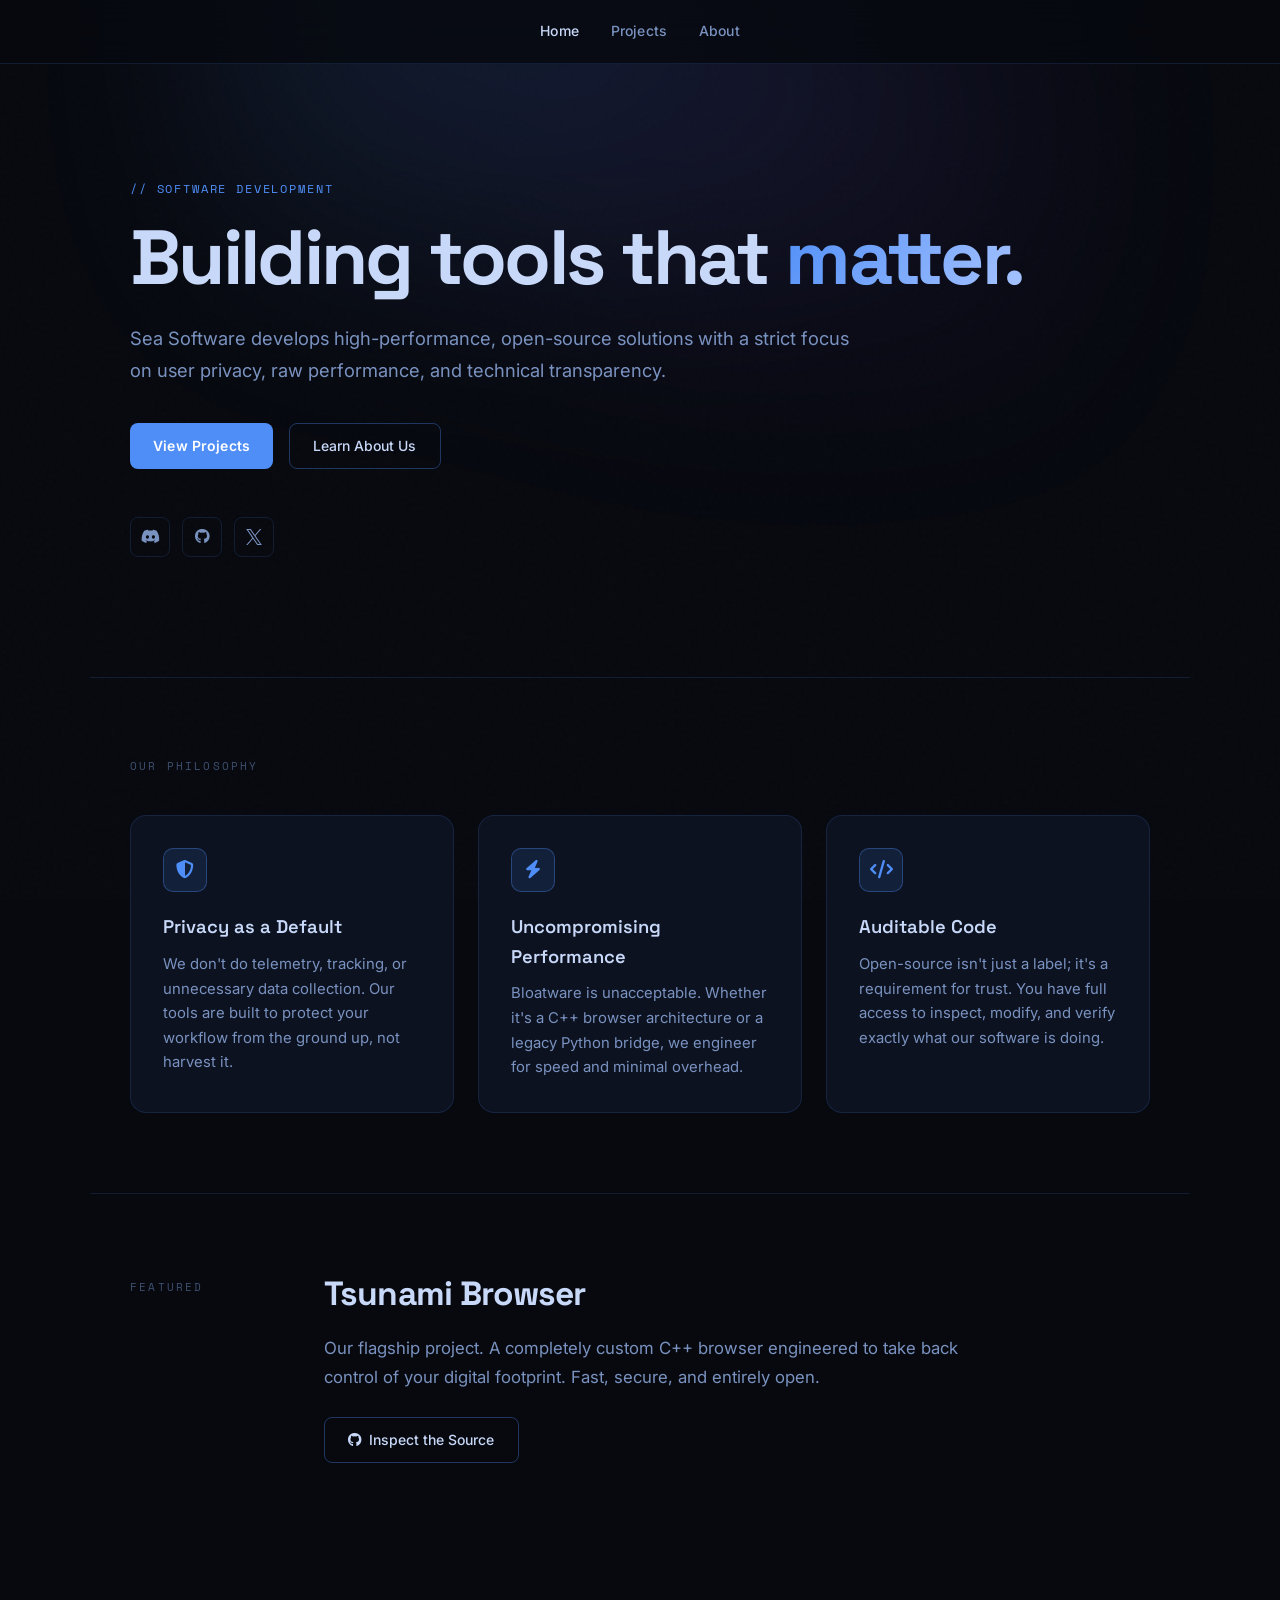
<file: index.html>
<!DOCTYPE html>
<html lang="en">
<head>
    <meta charset="UTF-8">
    <meta name="viewport" content="width=device-width, initial-scale=1.0">
    <title>Sea Software</title>
    <meta name="description" content="Sea Software — Building software that matters.">
    <link rel="stylesheet" href="styles.css">
    <link rel="preconnect" href="https://fonts.googleapis.com">
    <link rel="preconnect" href="https://fonts.gstatic.com" crossorigin>
    <link href="https://fonts.googleapis.com/css2?family=Space+Grotesk:wght@300;400;500;600;700&family=Inter:wght@300;400;500;600&family=Space+Mono:wght@400;700&display=swap" rel="stylesheet">
    <link rel="stylesheet" href="https://cdnjs.cloudflare.com/ajax/libs/font-awesome/6.4.0/css/all.min.css">
</head>
<body>
    <div class="mesh"></div>

    <nav id="navbar">
        <div class="nav-links" style="width: 100%; justify-content: center;">
            <a href="index.html" class="active">Home</a>
            <a href="projects.html">Projects</a>
            <a href="about.html">About</a>
        </div>
    </nav>

    <div class="page">
        <div class="hero" style="padding-top: 180px; padding-bottom: 120px;">
            <p class="eyebrow">// software development</p>
            <h1>Building tools that <span class="grad">matter.</span></h1>
            <p class="hero-sub" style="font-size: 1.15rem; max-width: 60ch;">Sea Software develops high-performance, open-source solutions with a strict focus on user privacy, raw performance, and technical transparency.</p>
            
            <div class="hero-actions">
                <a href="projects.html" class="btn-primary">View Projects</a>
                <a href="about.html" class="btn-ghost">Learn About Us</a>
            </div>
            
            <div class="socials" style="justify-content: flex-start; margin-top: 3rem;">
                <a href="https://discord.gg/56aX4XrGtP" target="_blank" class="soc" title="Discord">
                    <i class="fa-brands fa-discord"></i>
                </a>
                <a href="https://github.com/seasoftware-dev" target="_blank" class="soc" title="GitHub">
                    <i class="fa-brands fa-github"></i>
                </a>
                <a href="https://x.com/SeaSoftwareDev" target="_blank" class="soc" title="X">
                    <svg width="16" height="16" fill="currentColor" viewBox="0 0 1200 1227">
                        <path d="M714.163 519.284L1160.89 0H1055.03L667.137 450.887L357.328 0H0L468.492 681.821L0 1226.37H105.866L515.491 750.218L842.672 1226.37H1200L714.137 519.284H714.163ZM569.165 687.828L521.697 619.934L144.011 79.6944H306.615L611.412 515.685L658.88 583.579L1055.08 1150.3H892.476L569.165 687.854V687.828Z"/>
                    </svg>
                </a>
            </div>
        </div>

        <hr class="divider">

        <section class="section">
            <p class="sec-label">Our Philosophy</p>
            <div class="card-grid" style="grid-template-columns: repeat(auto-fit, minmax(300px, 1fr));">
                <div class="info-card">
                    <div class="icon-box"><i class="fa-solid fa-shield-halved"></i></div>
                    <h4>Privacy as a Default</h4>
                    <p>We don't do telemetry, tracking, or unnecessary data collection. Our tools are built to protect your workflow from the ground up, not harvest it.</p>
                </div>
                <div class="info-card">
                    <div class="icon-box"><i class="fa-solid fa-bolt"></i></div>
                    <h4>Uncompromising Performance</h4>
                    <p>Bloatware is unacceptable. Whether it's a C++ browser architecture or a legacy Python bridge, we engineer for speed and minimal overhead.</p>
                </div>
                <div class="info-card">
                    <div class="icon-box"><i class="fa-solid fa-code"></i></div>
                    <h4>Auditable Code</h4>
                    <p>Open-source isn't just a label; it's a requirement for trust. You have full access to inspect, modify, and verify exactly what our software is doing.</p>
                </div>
            </div>
        </section>

        <hr class="divider">

        <section class="section" style="padding-bottom: 120px;">
            <div class="mission-grid">
                <div class="mission-label">Featured</div>
                <div>
                    <h2 class="sec-title">Tsunami Browser</h2>
                    <p style="color:var(--text-mid);font-size:1.05rem;line-height:1.75;margin-bottom:1.5rem;max-width:60ch;">
                        Our flagship project. A completely custom C++ browser engineered to take back control of your digital footprint. Fast, secure, and entirely open.
                    </p>
                    <a href="https://github.com/seasoftware-dev/tsunami" target="_blank" class="btn-ghost">
                        <i class="fa-brands fa-github"></i> Inspect the Source
                    </a>
                </div>
            </div>
        </section>
    </div>

    <footer>
        <p>&copy; 2026 Sea Software. All rights reserved.</p>
    </footer>

    <script src="script.js"></script>
</body>
</html>
</file>
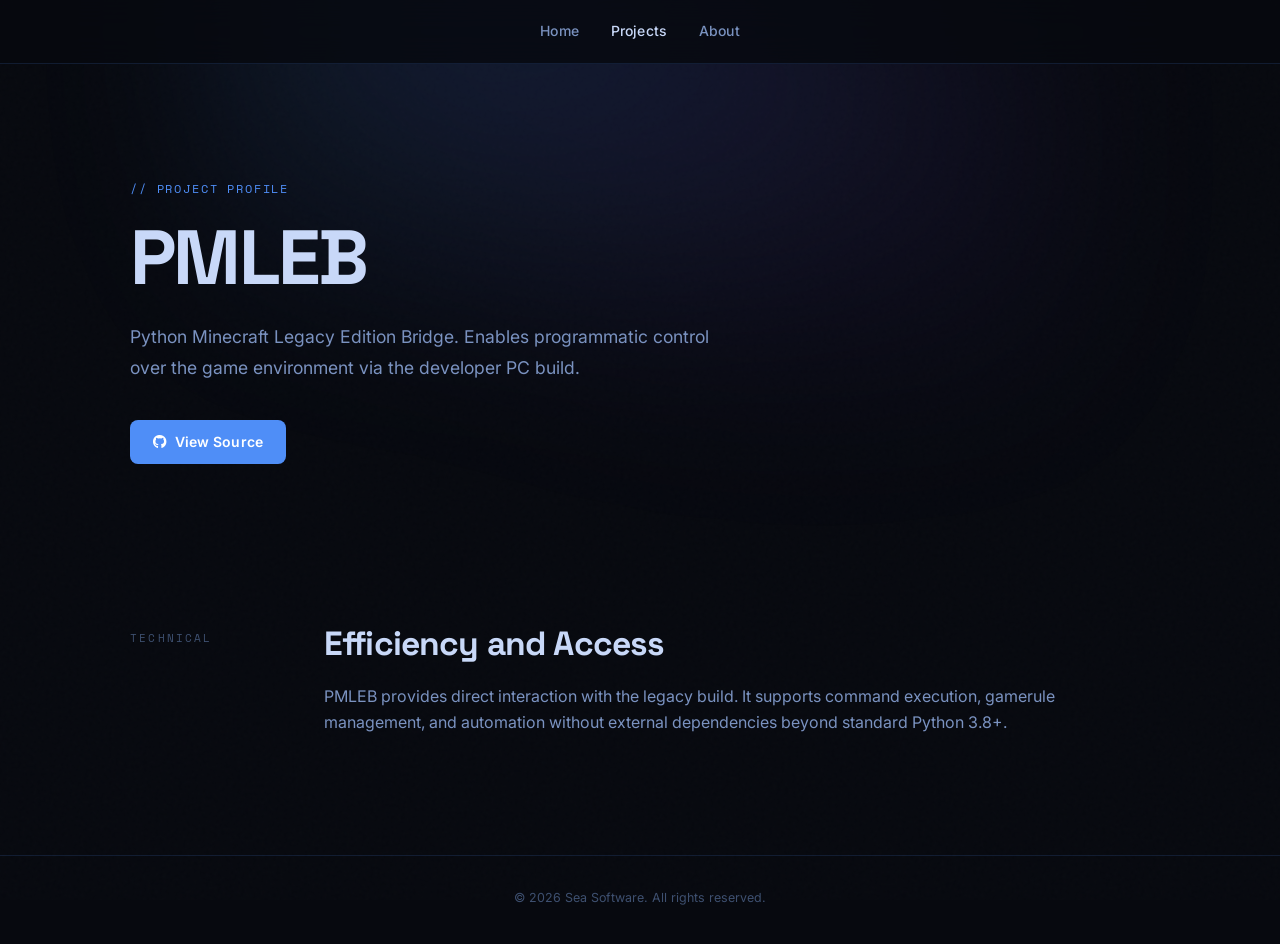
<file: pmleb.html>
<!DOCTYPE html>
<html lang="en">
<head>
    <meta charset="UTF-8">
    <meta name="viewport" content="width=device-width, initial-scale=1.0">
    <title>Sea Software — PMLEB</title>
    <link rel="stylesheet" href="styles.css">
    <link rel="preconnect" href="https://fonts.googleapis.com">
    <link rel="preconnect" href="https://fonts.gstatic.com" crossorigin>
    <link href="https://fonts.googleapis.com/css2?family=Space+Grotesk:wght@300;400;500;600;700&family=Inter:wght@300;400;500;600&family=Space+Mono:wght@400;700&display=swap" rel="stylesheet">
    <link rel="stylesheet" href="https://cdnjs.cloudflare.com/ajax/libs/font-awesome/6.4.0/css/all.min.css">
</head>
<body>
    <div class="mesh"></div>
    <nav id="navbar">
        <div class="nav-links" style="width: 100%; justify-content: center;">
            <a href="index.html">Home</a>
            <a href="projects.html" class="active">Projects</a>
            <a href="about.html">About</a>
        </div>
    </nav>

    <div class="page">
        <div class="hero" style="padding-top: 180px; padding-bottom: 80px;">
            <p class="eyebrow">// project profile</p>
            <h1>PMLEB</h1>
            <p class="hero-sub">Python Minecraft Legacy Edition Bridge. Enables programmatic control over the game environment via the developer PC build.</p>
            <div class="hero-actions">
                <a href="https://github.com/seasoftware-dev/PMLEB" target="_blank" class="btn-primary">
                    <i class="fa-brands fa-github"></i> View Source
                </a>
            </div>
        </div>

        <section class="section" style="padding-bottom: 120px;">
            <div class="mission-grid">
                <div class="mission-label">Technical</div>
                <div>
                    <h2 class="sec-title">Efficiency and Access</h2>
                    <p style="color:var(--text-mid);">PMLEB provides direct interaction with the legacy build. It supports command execution, gamerule management, and automation without external dependencies beyond standard Python 3.8+.</p>
                </div>
            </div>
        </section>
    </div>
    <footer>
        <p>&copy; 2026 Sea Software. All rights reserved.</p>
    </footer>
    <script src="script.js"></script>
</body>
</html>
</file>
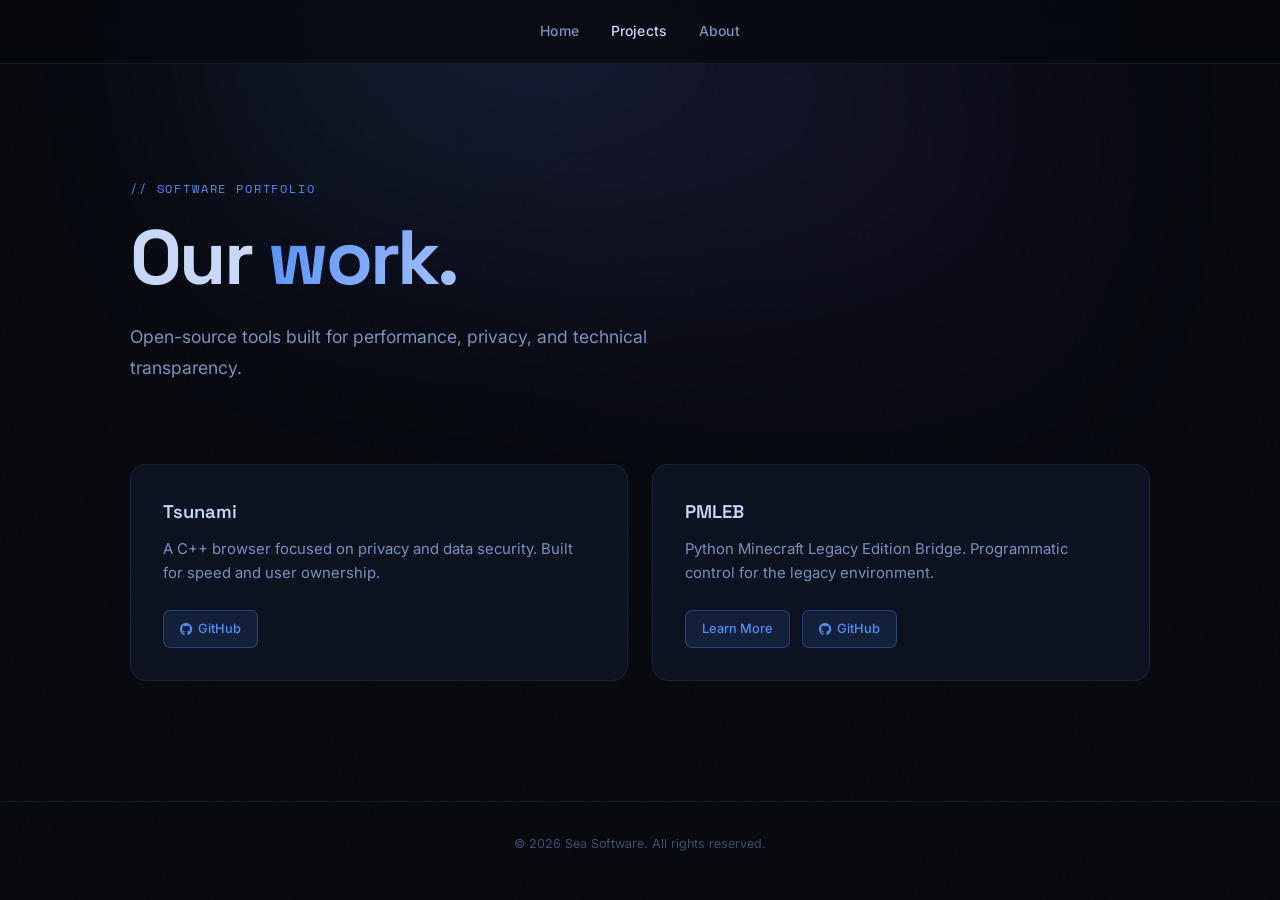
<file: projects.html>
<!DOCTYPE html>
<html lang="en">
<head>
    <meta charset="UTF-8">
    <meta name="viewport" content="width=device-width, initial-scale=1.0">
    <title>Sea Software — Projects</title>
    <link rel="stylesheet" href="styles.css">
    <link rel="preconnect" href="https://fonts.googleapis.com">
    <link rel="preconnect" href="https://fonts.gstatic.com" crossorigin>
    <link href="https://fonts.googleapis.com/css2?family=Space+Grotesk:wght@300;400;500;600;700&family=Inter:wght@300;400;500;600&family=Space+Mono:wght@400;700&display=swap" rel="stylesheet">
    <link rel="stylesheet" href="https://cdnjs.cloudflare.com/ajax/libs/font-awesome/6.4.0/css/all.min.css">
</head>
<body>
    <div class="mesh"></div>
    <nav id="navbar">
        <div class="nav-links" style="width: 100%; justify-content: center;">
            <a href="index.html">Home</a>
            <a href="projects.html" class="active">Projects</a>
            <a href="about.html">About</a>
        </div>
    </nav>

    <div class="page">
        <div class="hero" style="padding-top: 180px; padding-bottom: 80px;">
            <p class="eyebrow">// software portfolio</p>
            <h1>Our <span class="grad">work.</span></h1>
            <p class="hero-sub">Open-source tools built for performance, privacy, and technical transparency.</p>
        </div>

        <section class="section" style="padding-top:0; padding-bottom: 120px;">
            <div class="card-grid">
                <div class="card">
                    <h3>Tsunami</h3>
                    <p>A C++ browser focused on privacy and data security. Built for speed and user ownership.</p>
                    <div class="card-actions">
                        <a href="https://github.com/seasoftware-dev/tsunami" target="_blank" class="btn-sm"><i class="fa-brands fa-github"></i> GitHub</a>
                    </div>
                </div>
                <div class="card">
                    <h3>PMLEB</h3>
                    <p>Python Minecraft Legacy Edition Bridge. Programmatic control for the legacy environment.</p>
                    <div class="card-actions">
                        <a href="pmleb.html" class="btn-sm">Learn More</a>
                        <a href="https://github.com/seasoftware-dev/PMLEB" target="_blank" class="btn-sm"><i class="fa-brands fa-github"></i> GitHub</a>
                    </div>
                </div>
            </div>
        </section>
    </div>
    <footer>
        <p>&copy; 2026 Sea Software. All rights reserved.</p>
    </footer>
    <script src="script.js"></script>
</body>
</html>
</file>
<file: styles.css>
*, *::before, *::after { box-sizing: border-box; margin: 0; padding: 0; }

:root {
    --bg:          #07090f;
    --bg-card:     #0c1220;
    --primary:     #4f8ef7;
    --primary-dim: rgba(79,142,247,0.12);
    --accent:      #a8c4ff;
    --text:        #c8d8f8;
    --text-mid:    #7a92c0;
    --text-dim:    #3e5070;
    --border:      rgba(79,142,247,0.15);
    --border-hard: rgba(79,142,247,0.35);
}

html { scroll-behavior: smooth; }

body {
    background: var(--bg);
    color: var(--text);
    font-family: 'Inter', sans-serif;
    font-size: 16px;
    line-height: 1.6;
    overflow-x: hidden;
}

/* Noise overlay */
body::before {
    content: '';
    position: fixed;
    inset: 0;
    background-image: url("data:image/svg+xml,%3Csvg viewBox='0 0 256 256' xmlns='http://www.w3.org/2000/svg'%3E%3Cfilter id='n'%3E%3CfeTurbulence type='fractalNoise' baseFrequency='0.9' numOctaves='4' stitchTiles='stitch'/%3E%3C/filter%3E%3Crect width='100%25' height='100%25' filter='url(%23n)' opacity='0.015'/%3E%3C/svg%3E");
    pointer-events: none;
    z-index: 0;
}

/* Ambient mesh */
.mesh {
    position: fixed;
    top: -30vh; left: 50%;
    transform: translateX(-50%);
    width: 900px; height: 700px;
    background:
        radial-gradient(ellipse at 30% 40%, rgba(79,142,247,0.15) 0%, transparent 60%),
        radial-gradient(ellipse at 70% 60%, rgba(130,80,255,0.08) 0%, transparent 55%);
    filter: blur(80px);
    pointer-events: none;
    z-index: 0;
    animation: drift 12s ease-in-out infinite alternate;
}

@keyframes drift {
    from { transform: translateX(-50%) translateY(0) scale(1); }
    to   { transform: translateX(-50%) translateY(28px) scale(1.04); }
}

.page { position: relative; z-index: 1; }

/* ── Nav ── */
nav {
    position: fixed;
    top: 0; left: 0; right: 0;
    z-index: 100;
    display: flex;
    align-items: center;
    justify-content: space-between;
    padding: 0 2.5rem;
    height: 64px;
    background: rgba(7,9,15,0.82);
    backdrop-filter: blur(20px);
    -webkit-backdrop-filter: blur(20px);
    border-bottom: 1px solid var(--border);
    transition: border-color 0.3s;
}

nav.scrolled { border-bottom-color: var(--border-hard); }

.logo {
    font-family: 'Space Grotesk', sans-serif;
    font-weight: 700;
    font-size: 1.1rem;
    letter-spacing: -0.02em;
    color: var(--text);
    text-decoration: none;
}

.logo span { color: var(--primary); }

.nav-links { display: flex; gap: 2rem; }

.nav-links a {
    font-size: 0.875rem;
    font-weight: 500;
    color: var(--text-mid);
    text-decoration: none;
    letter-spacing: 0.01em;
    transition: color 0.2s;
}

.nav-links a:hover,
.nav-links a.active { color: var(--text); }

/* ── Divider ── */
hr.divider {
    max-width: 1100px;
    margin: 0 auto;
    padding: 0 2.5rem;
    border: none;
    border-top: 1px solid var(--border);
    display: block;
    width: calc(100% - 5rem);
}

/* ── Unified Hero ── */
.hero {
    max-width: 1100px;
    margin: 0 auto;
    padding: 140px 2.5rem 80px;
    position: relative;
    z-index: 1;
}

.eyebrow {
    font-family: 'Space Mono', monospace;
    font-size: 0.72rem;
    color: var(--primary);
    letter-spacing: 0.16em;
    text-transform: uppercase;
    margin-bottom: 1.25rem;
}

.hero h1 {
    font-family: 'Space Grotesk', sans-serif;
    font-size: clamp(2.8rem, 6vw, 5.2rem);
    font-weight: 700;
    line-height: 1.04;
    letter-spacing: -0.035em;
    color: var(--text);
}

.grad {
    background: linear-gradient(120deg, #4f8ef7, #a8c4ff);
    -webkit-background-clip: text;
    -webkit-text-fill-color: transparent;
    background-clip: text;
}

.hero-sub {
    margin-top: 1.5rem;
    font-size: 1.1rem;
    color: var(--text-mid);
    max-width: 55ch;
    line-height: 1.75;
}

.hero-actions {
    margin-top: 2.25rem;
    display: flex;
    gap: 1rem;
    flex-wrap: wrap;
}

/* ── Socials ── */
.socials { 
    display: flex; 
    gap: 0.75rem; 
    margin-top: 2.5rem; 
}

.soc {
    width: 40px; height: 40px;
    display: flex; align-items: center; justify-content: center;
    border: 1px solid var(--border);
    border-radius: 8px;
    color: var(--text-mid);
    text-decoration: none;
    font-size: 0.95rem;
    transition: border-color 0.2s, color 0.2s;
}

.soc:hover { border-color: var(--primary); color: var(--primary); }

/* ── Buttons ── */
.btn-primary {
    display: inline-flex;
    align-items: center;
    gap: 0.45rem;
    font-size: 0.875rem;
    font-weight: 600;
    padding: 0.68rem 1.45rem;
    border-radius: 8px;
    text-decoration: none;
    background: var(--primary);
    color: #fff;
    transition: background 0.2s, transform 0.2s;
    letter-spacing: 0.01em;
}

.btn-primary:hover { background: #6ba3f8; transform: translateY(-1px); }

.btn-ghost {
    display: inline-flex;
    align-items: center;
    gap: 0.45rem;
    font-size: 0.875rem;
    font-weight: 500;
    padding: 0.68rem 1.45rem;
    border-radius: 8px;
    text-decoration: none;
    background: transparent;
    color: var(--text);
    border: 1px solid var(--border-hard);
    transition: border-color 0.2s, color 0.2s;
}

.btn-ghost:hover { border-color: var(--primary); color: var(--primary); }

.btn-sm {
    display: inline-flex;
    align-items: center;
    gap: 0.4rem;
    font-size: 0.8rem;
    font-weight: 500;
    padding: 0.5rem 1rem;
    border-radius: 7px;
    text-decoration: none;
    background: var(--primary-dim);
    color: var(--primary);
    border: 1px solid var(--border-hard);
    transition: background 0.2s;
}

.btn-sm:hover { background: rgba(79,142,247,0.2); }

/* ── Sections ── */
.section {
    max-width: 1100px;
    margin: 0 auto;
    padding: 80px 2.5rem;
}

.sec-label {
    font-family: 'Space Mono', monospace;
    font-size: 0.68rem;
    letter-spacing: 0.2em;
    color: var(--text-dim);
    text-transform: uppercase;
    margin-bottom: 2.5rem;
}

.sec-title {
    font-family: 'Space Grotesk', sans-serif;
    font-size: clamp(1.5rem, 3vw, 2.1rem);
    font-weight: 700;
    letter-spacing: -0.025em;
    line-height: 1.2;
    color: var(--text);
    margin-bottom: 1.25rem;
}

/* ── Cards ── */
.card-grid {
    display: grid;
    grid-template-columns: repeat(auto-fit, minmax(280px, 1fr));
    gap: 1.5rem;
}

.card, .info-card {
    background: var(--bg-card);
    border: 1px solid var(--border);
    border-radius: 16px;
    padding: 2rem;
    transition: border-color 0.3s, transform 0.25s, box-shadow 0.3s;
}

.card:hover, .info-card:hover {
    border-color: var(--border-hard);
    transform: translateY(-4px);
    box-shadow: 0 12px 48px rgba(79,142,247,0.09);
}

.card h3, .info-card h4 {
    font-family: 'Space Grotesk', sans-serif;
    font-size: 1.15rem;
    font-weight: 600;
    color: var(--text);
    margin-bottom: 0.65rem;
}

.card p, .info-card p { color: var(--text-mid); font-size: 0.93rem; line-height: 1.65; }
.card-actions { margin-top: 1.5rem; display: flex; gap: 0.75rem; flex-wrap: wrap; }

.icon-box {
    width: 44px; height: 44px;
    background: var(--primary-dim);
    border: 1px solid var(--border-hard);
    border-radius: 10px;
    display: flex; align-items: center; justify-content: center;
    font-size: 1.15rem;
    color: var(--primary);
    margin-bottom: 1.25rem;
}

/* ── About Elements ── */
.mission-grid { display: grid; grid-template-columns: 130px 1fr; gap: 4rem; align-items: start; }
.mission-label { font-family: 'Space Mono', monospace; font-size: 0.68rem; letter-spacing: 0.2em; color: var(--text-dim); text-transform: uppercase; padding-top: 0.35rem; }

.owner-card {
    display: grid; grid-template-columns: auto 1fr; gap: 2.5rem; align-items: center;
    background: var(--bg-card); border: 1px solid var(--border); border-radius: 20px;
    padding: 2.5rem; max-width: 620px; text-decoration: none; transition: border-color 0.3s, box-shadow 0.3s;
}
.owner-card:hover { border-color: var(--border-hard); box-shadow: 0 0 60px rgba(79,142,247,0.08); }

.avatar { position: relative; flex-shrink: 0; }
.avatar img { width: 96px; height: 96px; border-radius: 50%; object-fit: cover; border: 2px solid var(--border-hard); display: block; }
.avatar-dot { position: absolute; bottom: 4px; right: 4px; width: 13px; height: 13px; background: #3dd68c; border-radius: 50%; border: 2px solid var(--bg-card); }

.owner-name { font-family: 'Space Grotesk', sans-serif; font-size: 1.55rem; font-weight: 700; letter-spacing: -0.03em; color: var(--text); margin-bottom: 0.2rem; }
.owner-role { font-family: 'Space Mono', monospace; font-size: 0.68rem; letter-spacing: 0.14em; color: var(--primary); text-transform: uppercase; margin-bottom: 0.85rem; }
.owner-bio { color: var(--text-mid); font-size: 0.93rem; line-height: 1.65; margin-bottom: 1rem; }

.ext-link { font-family: 'Space Mono', monospace; font-size: 0.75rem; color: var(--primary); text-decoration: none; letter-spacing: 0.04em; display: inline-flex; align-items: center; gap: 0.4rem; transition: color 0.2s; }
.ext-link:hover { color: var(--accent); }

/* ── Animations ── */
@keyframes fadeInUp {
    from { opacity: 0; transform: translateY(15px); }
    to { opacity: 1; transform: translateY(0); }
}

.hero > * {
    animation: fadeInUp 0.7s ease-out forwards;
    opacity: 0;
}

.hero > *:nth-child(1) { animation-delay: 0.1s; }
.hero > *:nth-child(2) { animation-delay: 0.2s; }
.hero > *:nth-child(3) { animation-delay: 0.3s; }
.hero > *:nth-child(4) { animation-delay: 0.4s; }

/* ── Footer ── */
footer {
    position: relative; z-index: 1;
    border-top: 1px solid var(--border);
    padding: 2rem 2.5rem;
    text-align: center;
}
footer p { font-size: 0.78rem; color: var(--text-dim); margin-bottom: 0.2rem; }

/* ── Responsive ── */
@media (max-width: 700px) {
    .mission-grid { grid-template-columns: 1fr; gap: 1.5rem; }
    .owner-card { grid-template-columns: 1fr; text-align: center; }
    .avatar { margin: 0 auto; }
    .ext-link { justify-content: center; }
    nav { padding: 0 1.5rem; }
    .hero, .section { padding-left: 1.5rem; padding-right: 1.5rem; }
    hr.divider { width: calc(100% - 3rem); }
}
</file>
